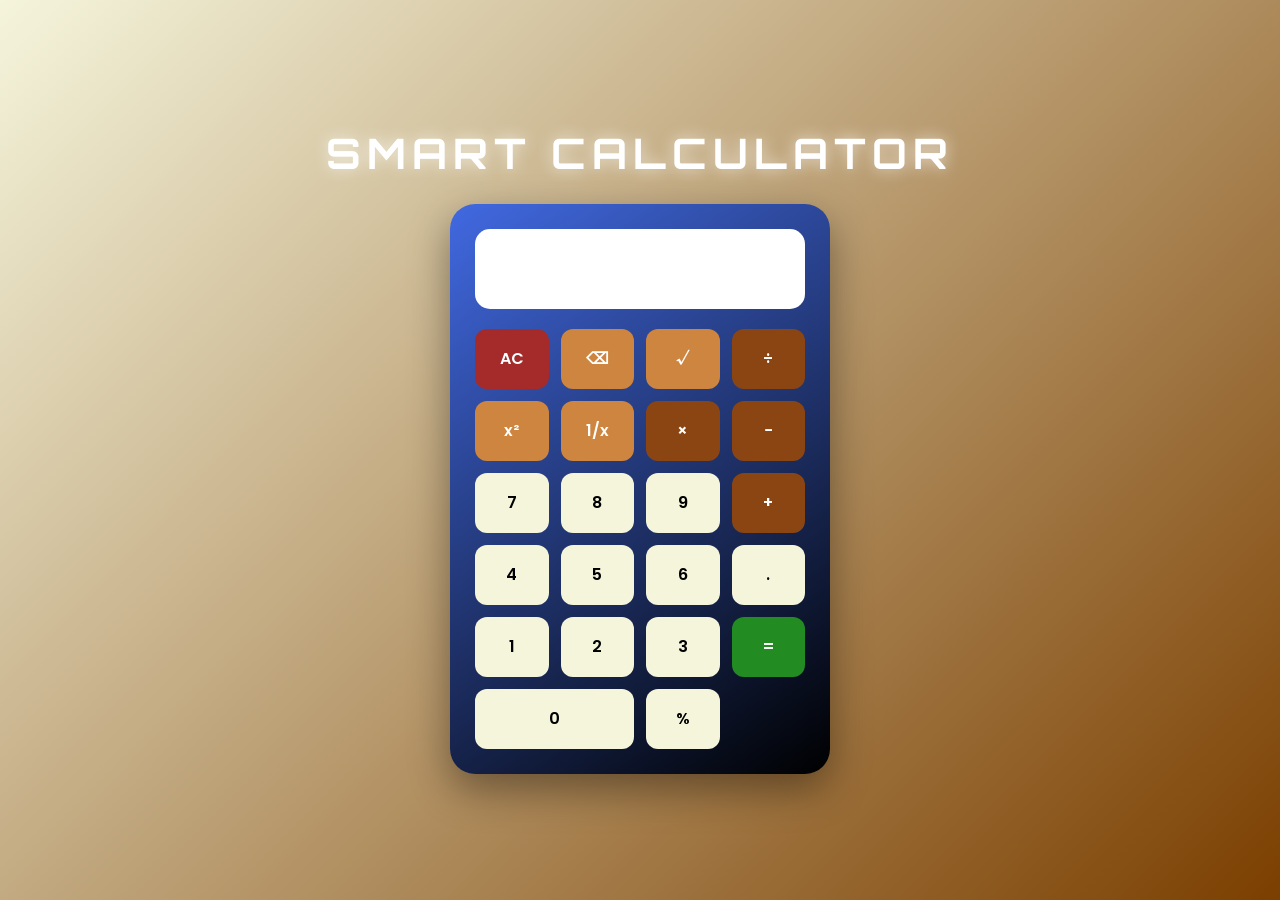
<file: index.html>
<!DOCTYPE html>
<html lang="en">
<head>
<meta charset="UTF-8">
<meta name="viewport" content="width=device-width, initial-scale=1.0">

<title>Smart Calculator</title>

<link href="https://fonts.googleapis.com/css2?family=Orbitron:wght@500;700&family=Poppins:wght@400;500;600&display=swap" rel="stylesheet">

<link rel="stylesheet" href="style.css">
</head>

<body>

<div class="container">

    <h1 class="heading">SMART CALCULATOR</h1>

    <div class="calculator">

        <input type="text" id="display" readonly>

        <div class="buttons">

            <button class="clear" onclick="clearDisplay()">AC</button>
            <button class="special" onclick="backspace()">⌫</button>
            <button class="special" onclick="squareRoot()">√</button>
            <button class="operator" onclick="appendOperator('/')">÷</button>

            <button class="special" onclick="square()">x²</button>
            <button class="special" onclick="reciprocal()">1/x</button>
            <button class="operator" onclick="appendOperator('*')">×</button>
            <button class="operator" onclick="appendOperator('-')">−</button>

            <button onclick="appendNumber('7')">7</button>
            <button onclick="appendNumber('8')">8</button>
            <button onclick="appendNumber('9')">9</button>
            <button class="operator" onclick="appendOperator('+')">+</button>

            <button onclick="appendNumber('4')">4</button>
            <button onclick="appendNumber('5')">5</button>
            <button onclick="appendNumber('6')">6</button>
            <button onclick="appendNumber('.')">.</button>

            <button onclick="appendNumber('1')">1</button>
            <button onclick="appendNumber('2')">2</button>
            <button onclick="appendNumber('3')">3</button>
            <button class="equal" onclick="calculate()">=</button>

            <button class="zero" onclick="appendNumber('0')">0</button>
            <button onclick="appendOperator('%')">%</button>

        </div>


    </div>

</div>

<script src="script.js"></script>

</body>
</html>
</file>
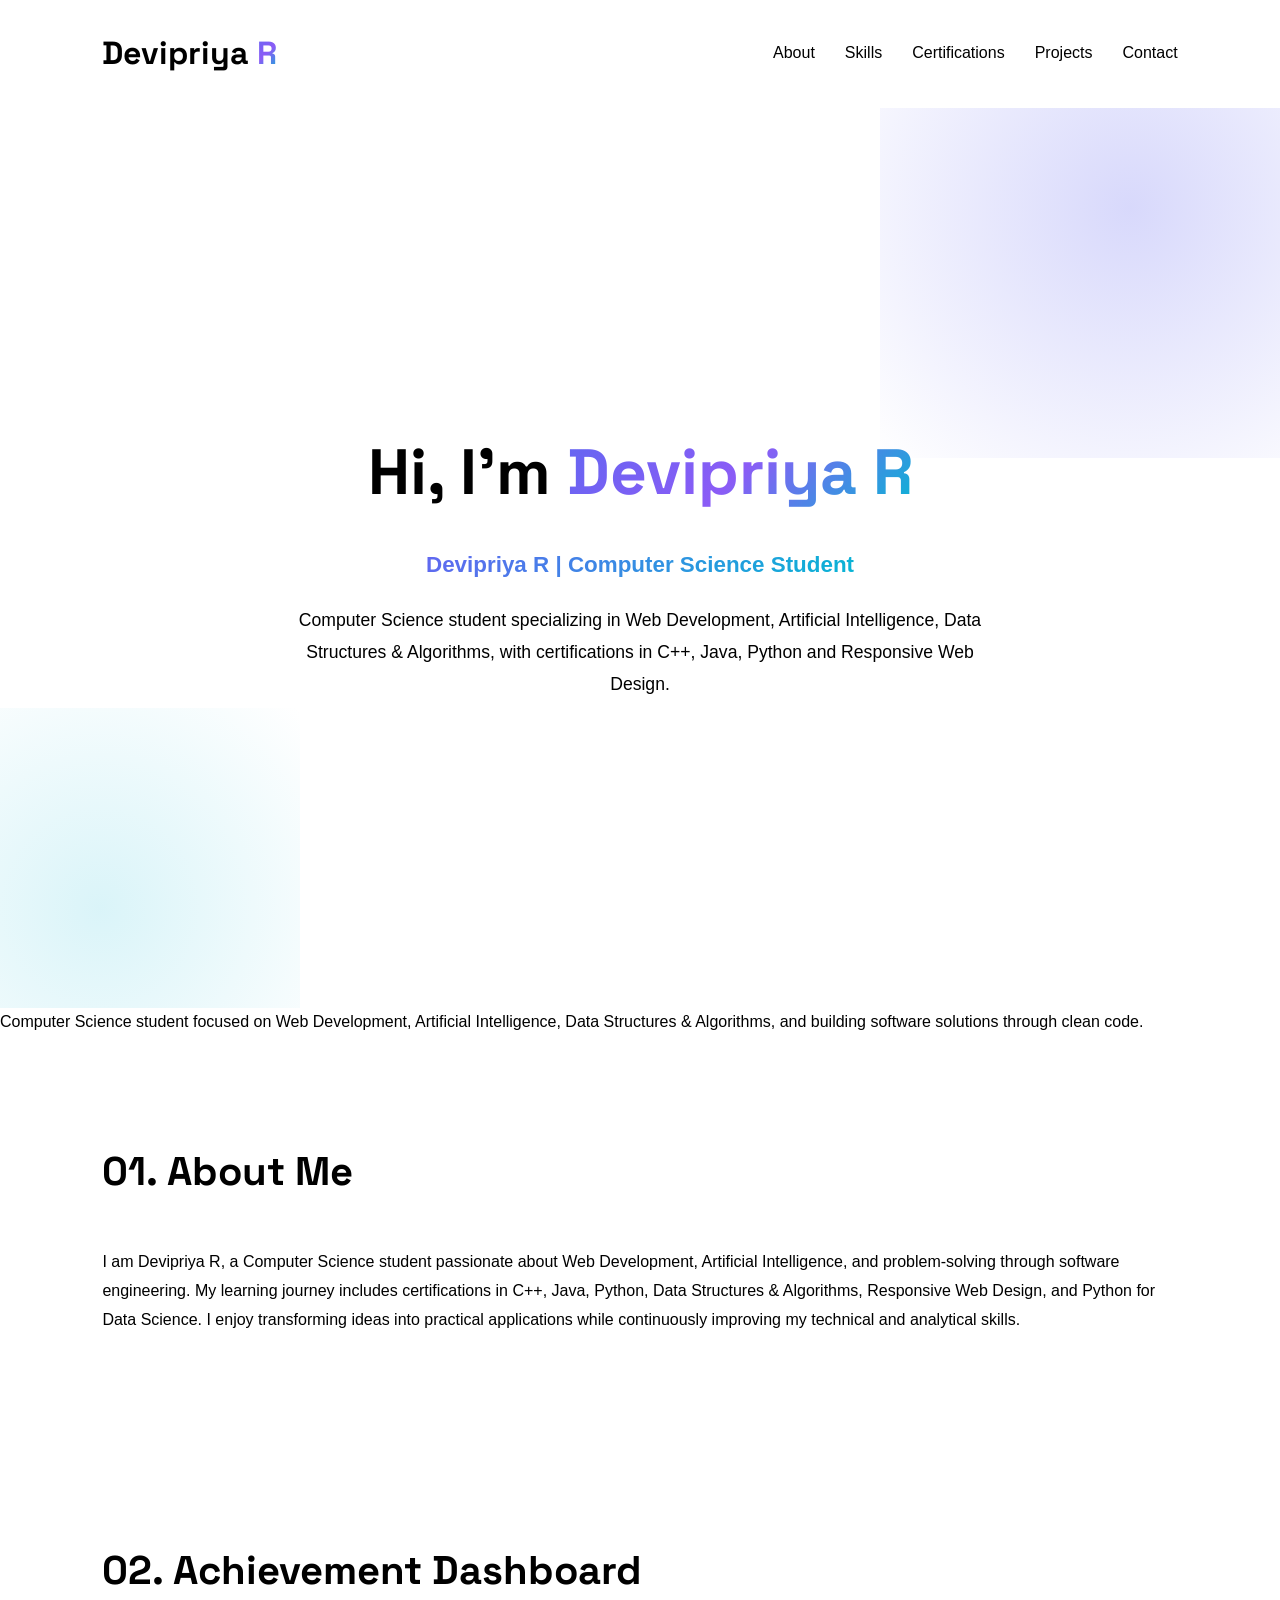
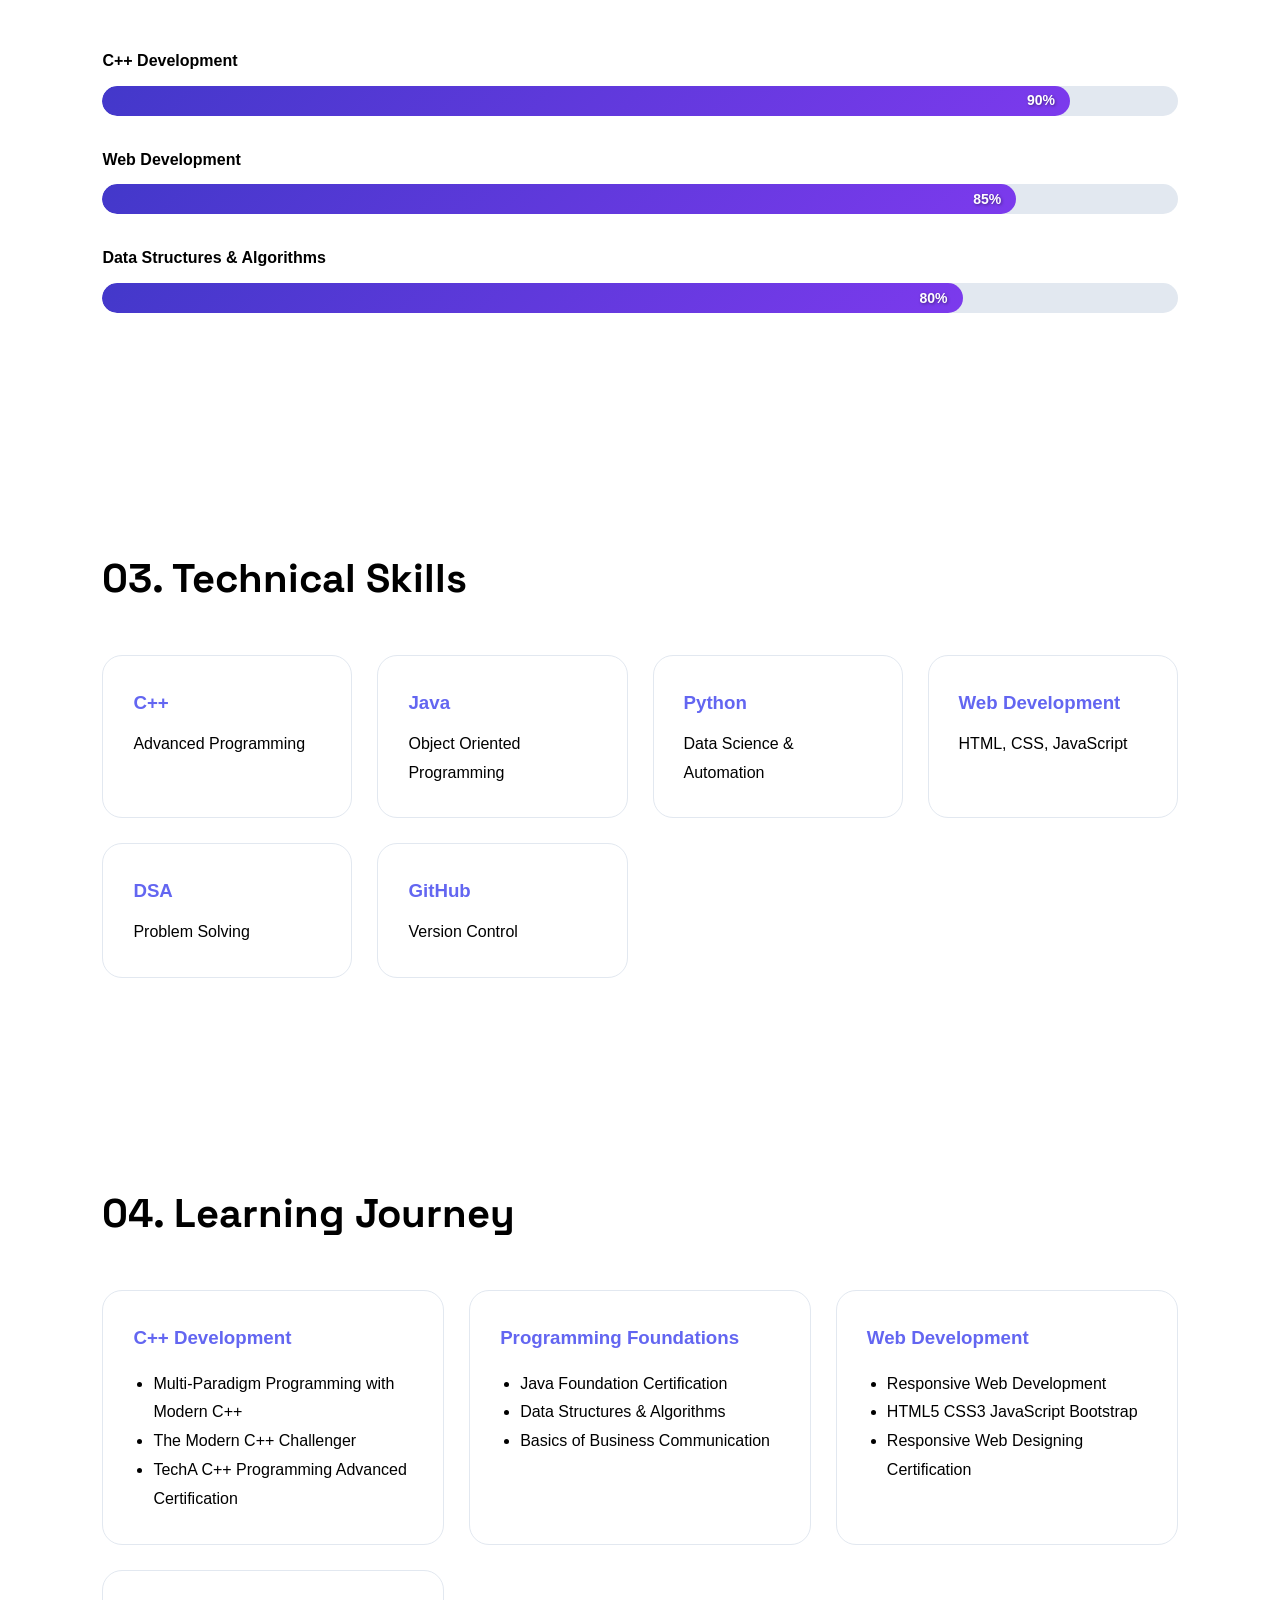
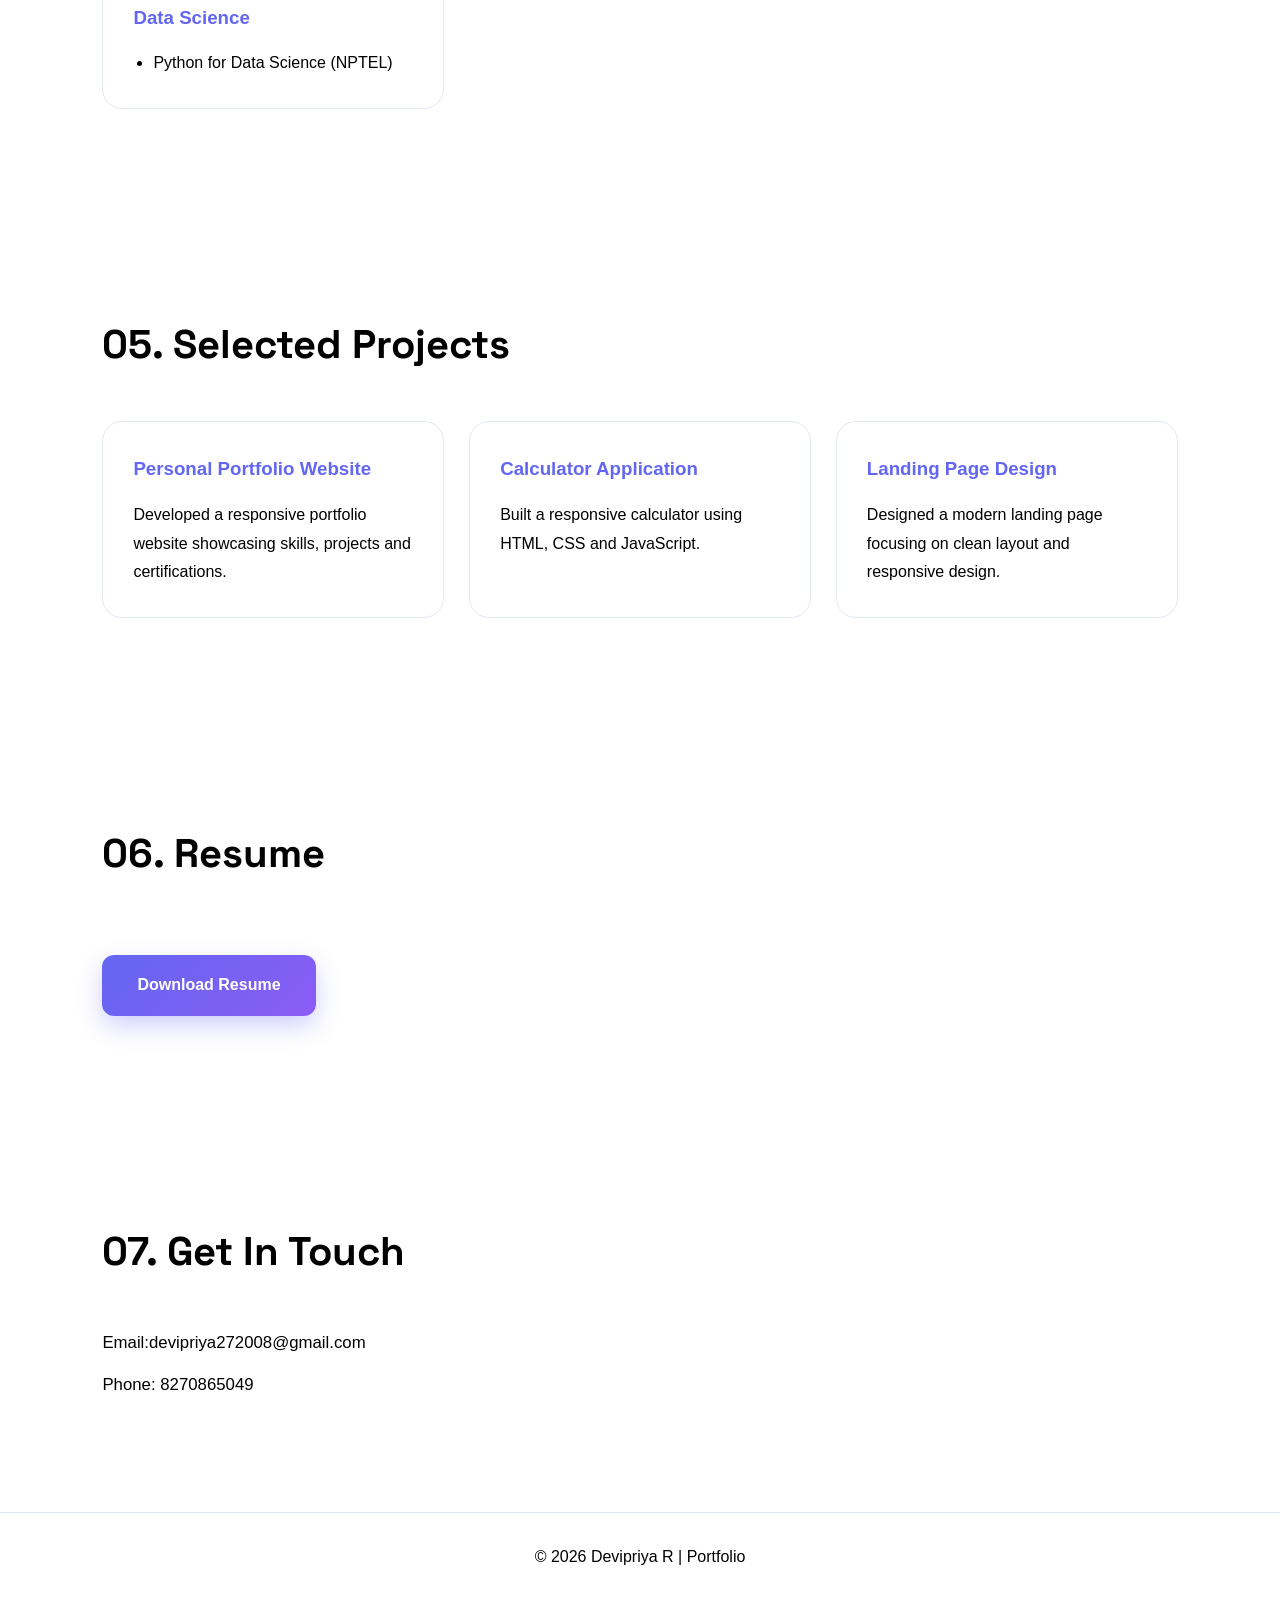
<file: Task1-Portfolio/index.html>
<!DOCTYPE html>
<html lang="en">
<head>
    <meta charset="UTF-8">
    <meta name="viewport" content="width=device-width, initial-scale=1.0">
    <title>Devipriya R | Portfolio</title>

    <link rel="stylesheet" href="style.css">

    <link href="https://fonts.googleapis.com/css2?family=Space+Grotesk:wght@400;500;700&family=JetBrains+Mono:wght@400;500&display=swap" rel="stylesheet">
</head>
<body>

<!-- NAVBAR -->

<nav class="navbar">

    <div class="logo">
    Devipriya <span>R</span>
</div>

    <ul>
        <li><a href="#about">About</a></li>
        <li><a href="#skills">Skills</a></li>
        <li><a href="#certifications">Certifications</a></li>
        <li><a href="#projects">Projects</a></li>
        <li><a href="#contact">Contact</a></li>
    </ul>

</nav>

<!-- HERO -->
<section class="hero">

    <h1>
    Hi, I'm
    <span style="background:linear-gradient(135deg,#6366f1,#8b5cf6,#06b6d4);
    -webkit-background-clip:text;
    -webkit-text-fill-color:transparent;">
    Devipriya R
    </span>
</h1>

    <h3 class="hero-role">
        Devipriya R | Computer Science Student
    </h3>

    <p>
        Computer Science student specializing in Web Development,
        Artificial Intelligence, Data Structures & Algorithms,
        with certifications in C++, Java, Python and Responsive Web Design.
    </p>

</section>



    <p>
        Computer Science student focused on Web Development,
        Artificial Intelligence, Data Structures & Algorithms,
        and building software solutions through clean code.
    </p>

</section>

<!-- ABOUT -->

<section id="about">

    <h2>01. About Me</h2>

    <p>
I am Devipriya R, a Computer Science student passionate
about Web Development, Artificial Intelligence, and
problem-solving through software engineering.

My learning journey includes certifications in C++,
Java, Python, Data Structures & Algorithms, Responsive
Web Design, and Python for Data Science.

I enjoy transforming ideas into practical applications
while continuously improving my technical and analytical skills.
</p>

</section>

<!-- ACHIEVEMENTS -->

<section id="achievements">

    <h2>02. Achievement Dashboard</h2>

    <div class="progress-card">
        <span>C++ Development</span>
        <div class="progress">
            <div class="fill" style="width:90%">90%</div>
        </div>
    </div>

    <div class="progress-card">
        <span>Web Development</span>
        <div class="progress">
            <div class="fill" style="width:85%">85%</div>
        </div>
    </div>

    <div class="progress-card">
        <span>Data Structures & Algorithms</span>
        <div class="progress">
            <div class="fill" style="width:80%">80%</div>
        </div>
    </div>

</section>

<!-- SKILLS -->

<section id="skills">

    <h2>03. Technical Skills</h2>

    <div class="tech-grid">

        <div class="tech-card">
            <h3>C++</h3>
            <p>Advanced Programming</p>
        </div>

        <div class="tech-card">
            <h3>Java</h3>
            <p>Object Oriented Programming</p>
        </div>

        <div class="tech-card">
            <h3>Python</h3>
            <p>Data Science & Automation</p>
        </div>

        <div class="tech-card">
            <h3>Web Development</h3>
            <p>HTML, CSS, JavaScript</p>
        </div>

        <div class="tech-card">
            <h3>DSA</h3>
            <p>Problem Solving</p>
        </div>

        <div class="tech-card">
            <h3>GitHub</h3>
            <p>Version Control</p>
        </div>

    </div>

</section>

<!-- CERTIFICATIONS -->

<section id="certifications">

    <h2>04. Learning Journey</h2>

    <div class="roadmap">

        <div class="roadmap-card">
            <h3>C++ Development</h3>
            <ul>
                <li>Multi-Paradigm Programming with Modern C++</li>
                <li>The Modern C++ Challenger</li>
                <li>TechA C++ Programming Advanced Certification</li>
            </ul>
        </div>

        <div class="roadmap-card">
            <h3>Programming Foundations</h3>
            <ul>
                <li>Java Foundation Certification</li>
                <li>Data Structures & Algorithms</li>
                <li>Basics of Business Communication</li>
            </ul>
        </div>

        <div class="roadmap-card">
            <h3>Web Development</h3>
            <ul>
                <li>Responsive Web Development</li>
                <li>HTML5 CSS3 JavaScript Bootstrap</li>
                <li>Responsive Web Designing Certification</li>
            </ul>
        </div>

        <div class="roadmap-card">
            <h3>Data Science</h3>
            <ul>
                <li>Python for Data Science (NPTEL)</li>
            </ul>
        </div>

    </div>

</section>

<!-- PROJECTS -->

<section id="projects">

    <h2>05. Selected Projects</h2>

    <div class="project-grid">

        <div class="project-card">
            <h3>Personal Portfolio Website</h3>
            <p>
                Developed a responsive portfolio website
                showcasing skills, projects and certifications.
            </p>
        </div>

        <div class="project-card">
            <h3>Calculator Application</h3>
            <p>
                Built a responsive calculator using HTML,
                CSS and JavaScript.
            </p>
        </div>

        <div class="project-card">
            <h3>Landing Page Design</h3>
            <p>
                Designed a modern landing page focusing
                on clean layout and responsive design.
            </p>
        </div>

    </div>

</section>

<section id="resume">

    <h2>06. Resume</h2>

    <a href="resume.pdf" download class="resume-btn">
       Download Resume
    </a>

</section>

<!-- CONTACT -->

<section id="contact">

    <h2>07. Get In Touch</h2>

    <p>Email:devipriya272008@gmail.com</p>

    <p>Phone: 8270865049</p>

</section>

<footer>

    <p>© 2026 Devipriya R | Portfolio</p>

</footer>

</body>
</html>
```
</file>
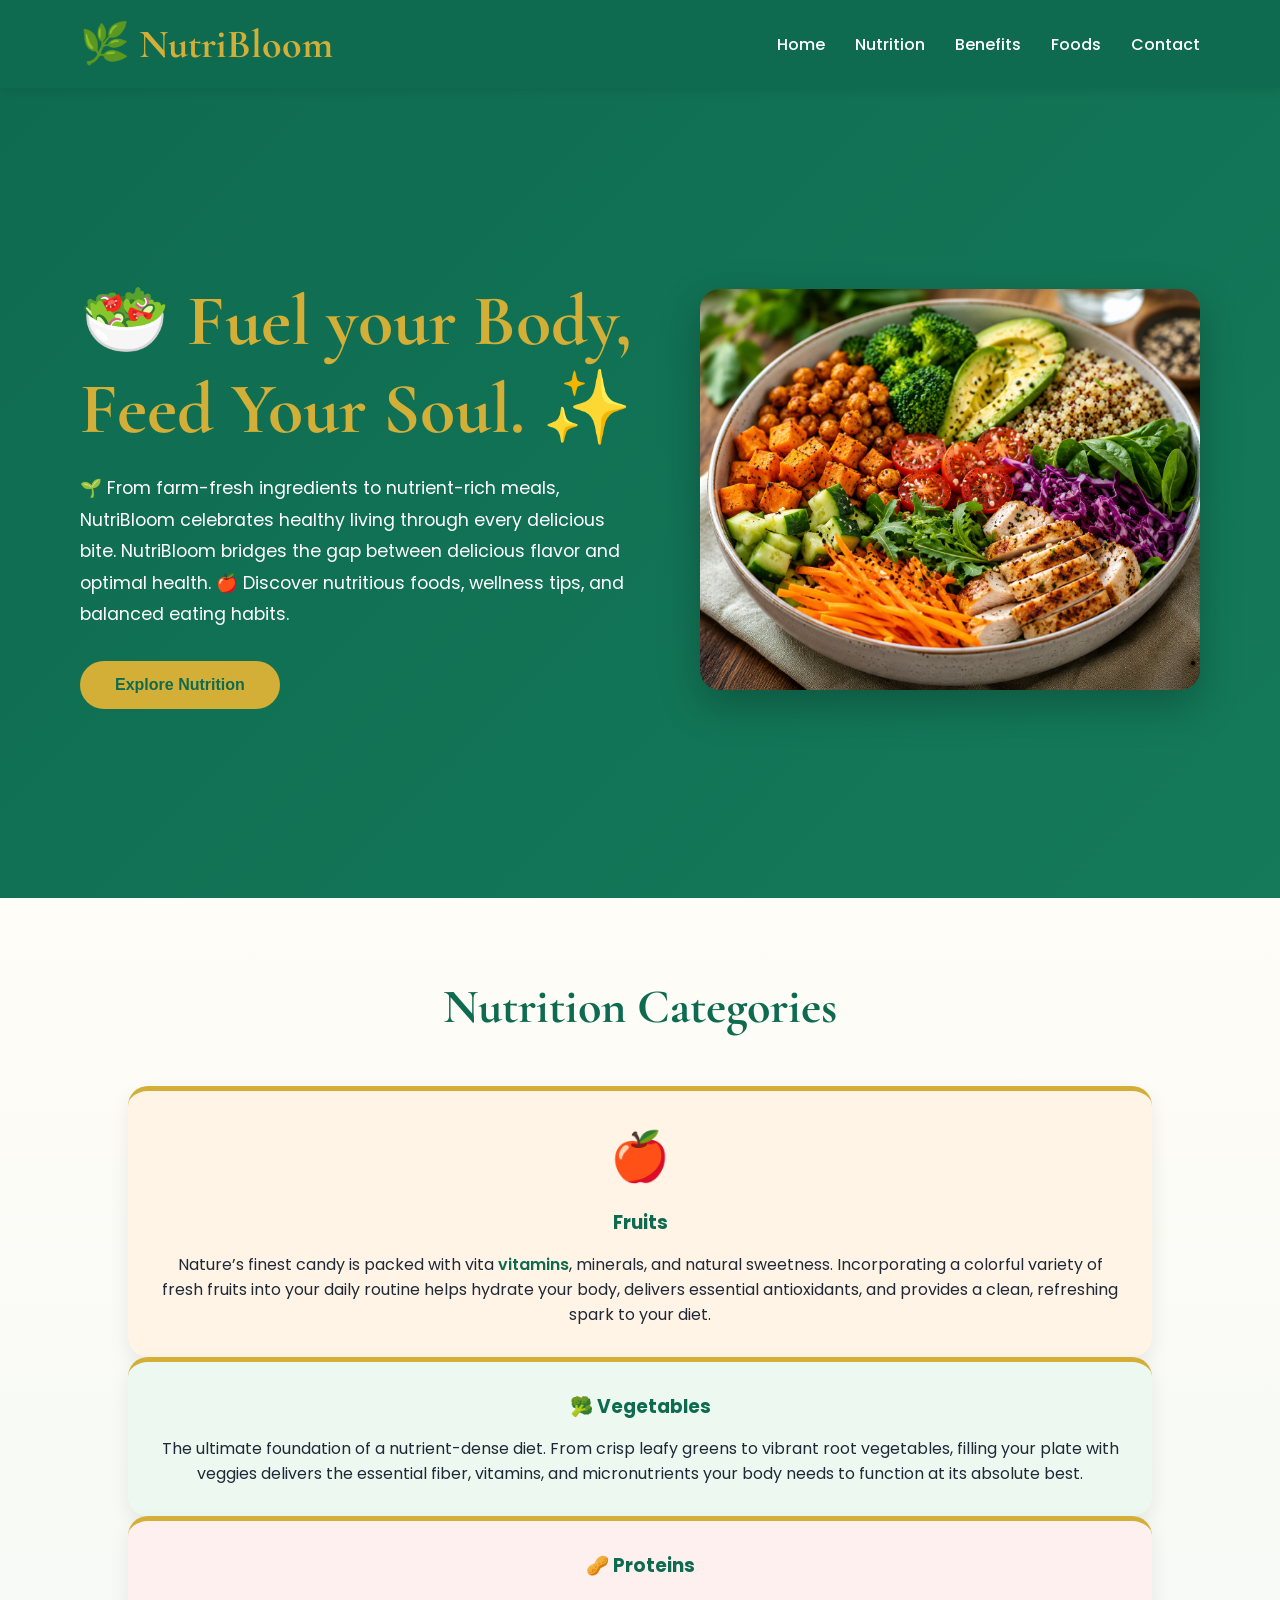
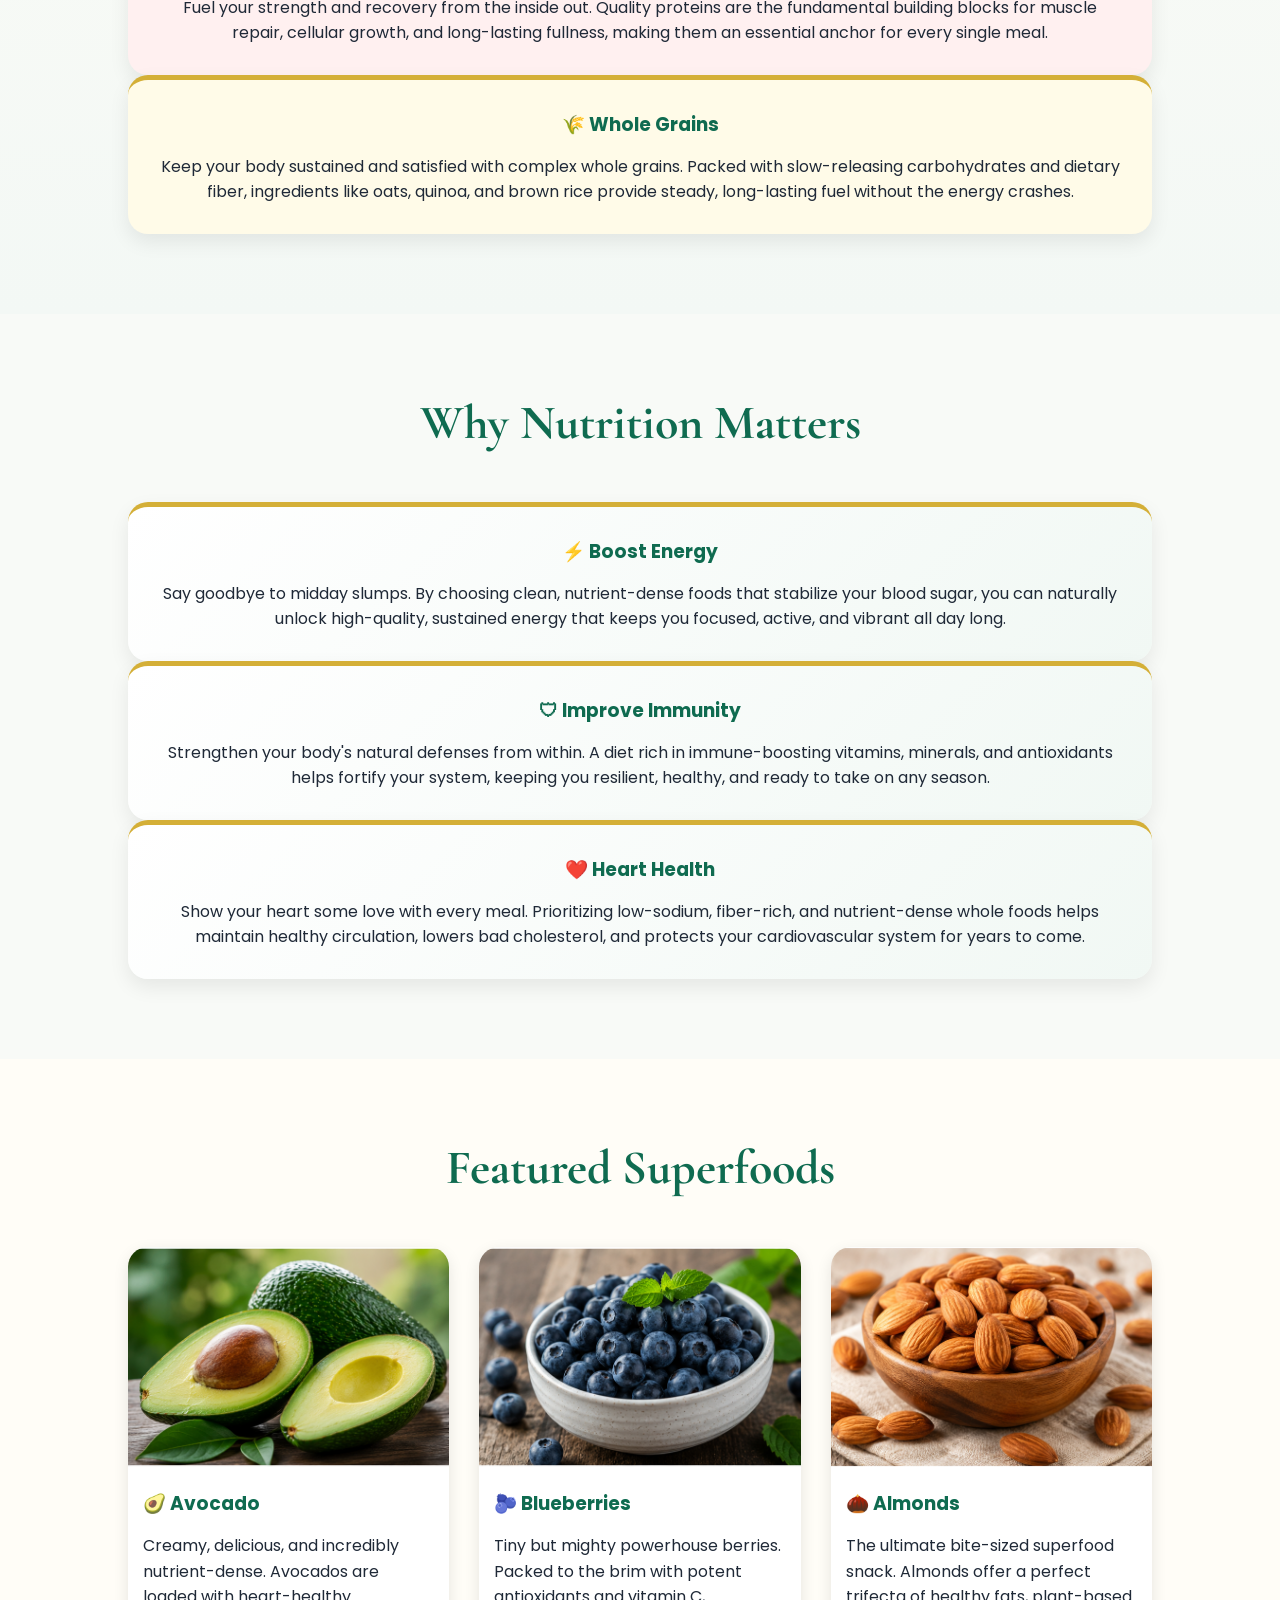
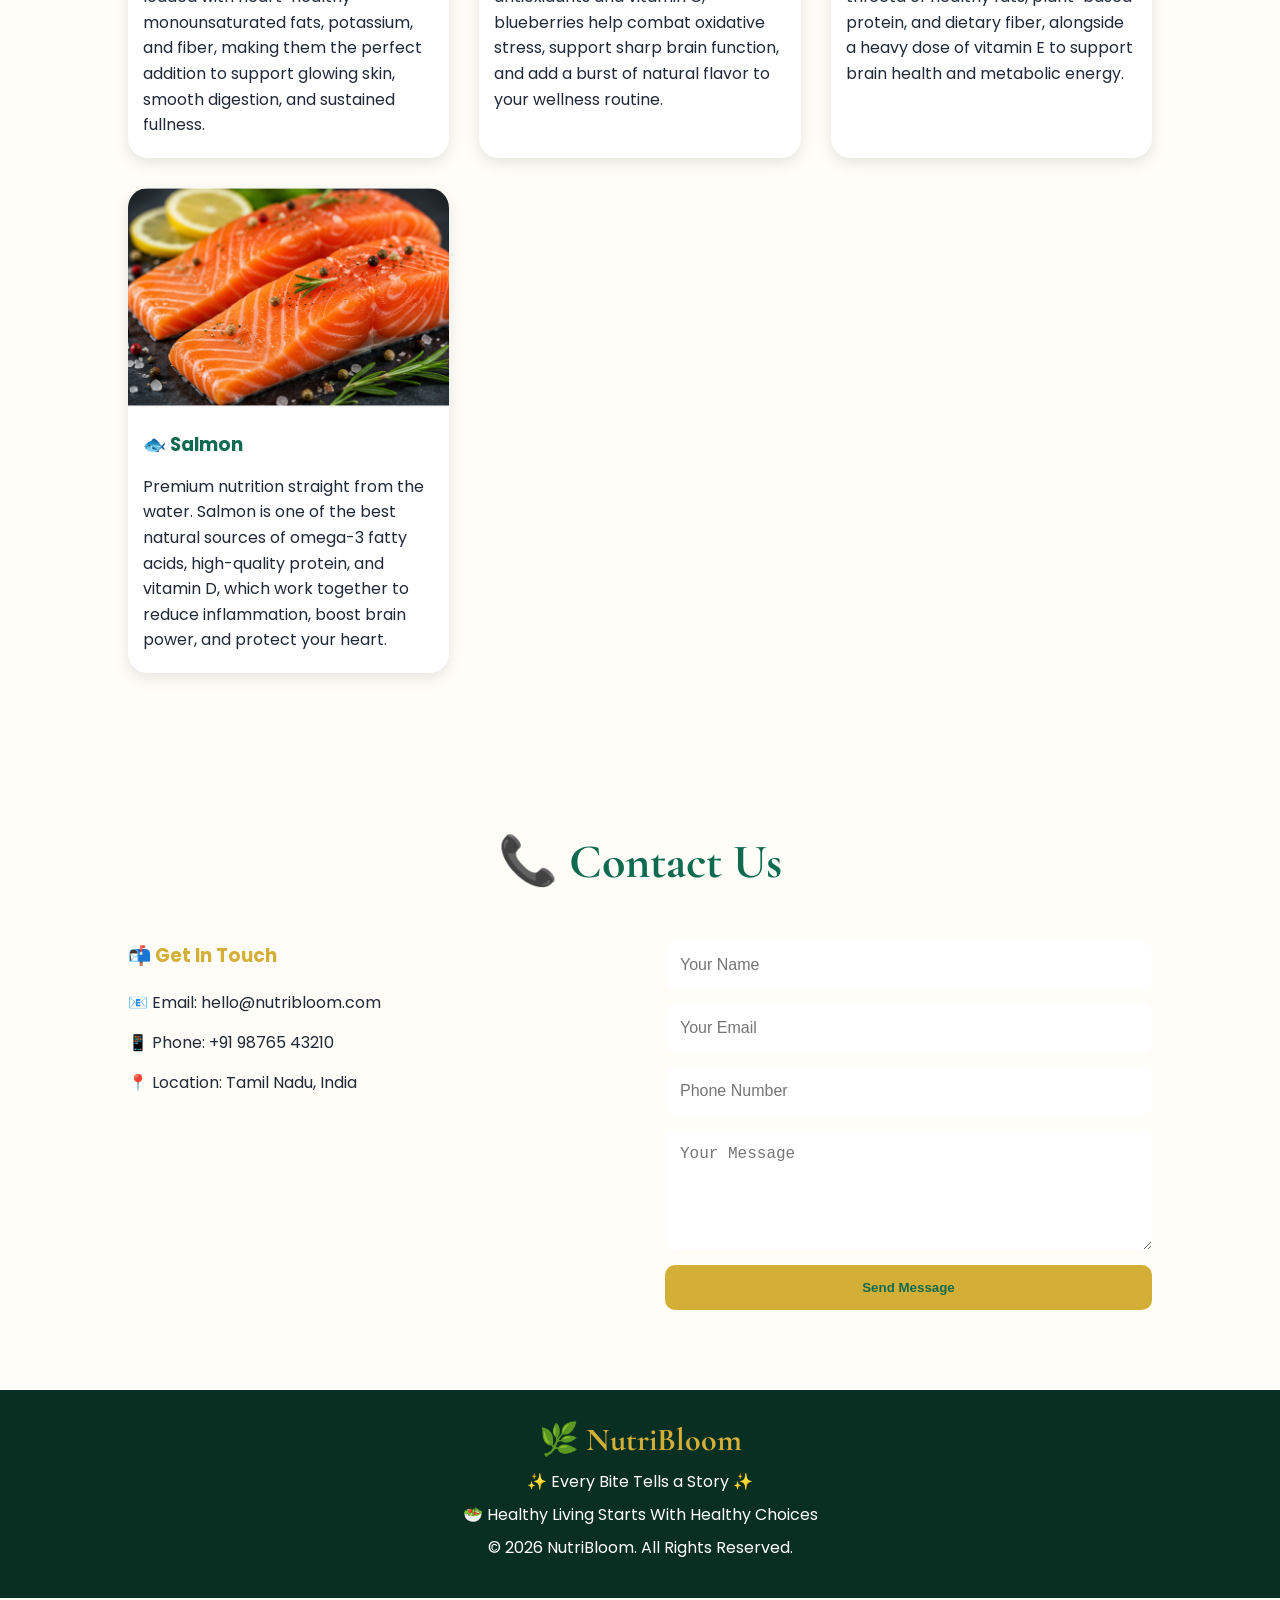
<file: Task2-NutriBloom/index.html>
<!DOCTYPE html>
<html lang="en">
<head>
    <meta charset="UTF-8">
    <meta name="viewport" content="width=device-width, initial-scale=1.0">

    <title>NutriBloom | Every Bite Tells a Story</title>

    <link rel="preconnect" href="https://fonts.googleapis.com">
    <link rel="preconnect" href="https://fonts.gstatic.com" crossorigin>

    <link href="https://fonts.googleapis.com/css2?family=Cormorant+Garamond:wght@500;600;700&family=Poppins:wght@300;400;500;600&display=swap" rel="stylesheet">

    <link rel="stylesheet" href="style.css">
</head>
<body>

    <!-- HEADER -->

    <header>
        <nav>
            <h1 class="logo">🌿 NutriBloom</h1>

            <ul>
                <li><a href="#home">Home</a></li>
                <li><a href="#nutrition">Nutrition</a></li>
                <li><a href="#benefits">Benefits</a></li>
                <li><a href="#foods">Foods</a></li>
                <li><a href="#contact">Contact</a></li>
            </ul>
        </nav>
    </header>

    <!-- HERO SECTION -->

    <section class="hero" id="home">

        <div class="hero-text">

           <h2>🥗 Fuel your Body, Feed Your Soul. ✨</h2>

           <p>
    🌱 From farm-fresh ingredients to nutrient-rich meals,
    NutriBloom celebrates healthy living through every
    delicious bite. NutriBloom bridges the gap between delicious flavor and optimal health. 🍎 Discover nutritious foods,
    wellness tips, and balanced eating habits.
</p>

            <button>Explore Nutrition</button>

        </div>

        <div class="hero-image">
            <img src="images/hero.jpg.png" alt="Healthy Food">
        </div>

    </section>

    <!-- NUTRITION SECTION -->

    <section class="nutrition" id="nutrition">

        <h2 class="section-title">Nutrition Categories</h2>

        <div class="cards">

            <div class="card fruit">
                 <div class="icon">🍎</div>
                <h3> Fruits</h3>
                <p>
                    Nature’s finest candy is packed with vita<strong> vitamins</strong>, minerals, and natural sweetness. Incorporating a colorful variety of fresh fruits into your daily routine helps hydrate your body, delivers essential antioxidants, and provides a clean, refreshing spark to your diet.
                </p>
            </div>

            <div class="card vegetable">
                <h3>🥦 Vegetables</h3>
                <p>
                    The ultimate foundation of a nutrient-dense diet. From crisp leafy greens to vibrant root vegetables, filling your plate with veggies delivers the essential fiber, vitamins, and micronutrients your body needs to function at its absolute best.
                </p>
            </div>

            <div class="card protein">
                <h3>🥜 Proteins</h3>
                <p>
                    Fuel your strength and recovery from the inside out. Quality proteins are the fundamental building blocks for muscle repair, cellular growth, and long-lasting fullness, making them an essential anchor for every single meal.
                </p>
            </div>

            <div class="card grain">
                <h3>🌾 Whole Grains</h3>
                <p>
                    Keep your body sustained and satisfied with complex whole grains. Packed with slow-releasing carbohydrates and dietary fiber, ingredients like oats, quinoa, and brown rice provide steady, long-lasting fuel without the energy crashes.
                </p>
            </div>

        </div>

    </section>

    <!-- BENEFITS SECTION -->

    <section class="benefits" id="benefits">

        <h2 class="section-title">Why Nutrition Matters</h2>

        <div class="cards">

            <div class="card">
                <h3>⚡ Boost Energy</h3>
                <p>
                    Say goodbye to midday slumps. By choosing clean, nutrient-dense foods that stabilize your blood sugar, you can naturally unlock high-quality, sustained energy that keeps you focused, active, and vibrant all day long.
                </p>
            </div>

            <div class="card">
                <h3>🛡 Improve Immunity</h3>
                <p>
                    Strengthen your body's natural defenses from within. A diet rich in immune-boosting vitamins, minerals, and antioxidants helps fortify your system, keeping you resilient, healthy, and ready to take on any season.
                </p>
            </div>

            <div class="card">
                <h3>❤️ Heart Health</h3>
                <p>
                    Show your heart some love with every meal. Prioritizing low-sodium, fiber-rich, and nutrient-dense whole foods helps maintain healthy circulation, lowers bad cholesterol, and protects your cardiovascular system for years to come.
                </p>
            </div>

        </div>

    </section>

    <!-- FEATURED FOODS -->

    <section class="foods" id="foods">

        <h2 class="section-title">Featured Superfoods</h2>

        <div class="food-grid">

            <div class="food-card">
                <img src="images/avocado.jpg.png" alt="Avocado">
                <h3>🥑 Avocado</h3>
                <p>
                    Creamy, delicious, and incredibly nutrient-dense. Avocados are loaded with heart-healthy monounsaturated fats, potassium, and fiber, making them the perfect addition to support glowing skin, smooth digestion, and sustained fullness.
                </p>
            </div>

            <div class="food-card">
                <img src="images/blueberries.jpg.png" alt="Blueberries">
                <h3>🫐 Blueberries</h3>
                <p>
                    Tiny but mighty powerhouse berries. Packed to the brim with potent antioxidants and vitamin C, blueberries help combat oxidative stress, support sharp brain function, and add a burst of natural flavor to your wellness routine.
                </p>
            </div>

            <div class="food-card">
                <img src="images/almonds.jpg.png" alt="Almonds">
                <h3>🌰 Almonds</h3>
                <p>
                    The ultimate bite-sized superfood snack. Almonds offer a perfect trifecta of healthy fats, plant-based protein, and dietary fiber, alongside a heavy dose of vitamin E to support brain health and metabolic energy.
                </p>
            </div>

            <div class="food-card">
                <img src="images/salmon.jpg.png" alt="Salmon">
                <h3>🐟 Salmon</h3>
                <p>
                Premium nutrition straight from the water. Salmon is one of the best natural sources of omega-3 fatty acids, high-quality protein, and vitamin D, which work together to reduce inflammation, boost brain power, and protect your heart.
                </p>
            </div>

        </div>

    </section>

    <!-- CONTACT SECTION -->
     <section>

   <h2 class="section-title">📞 Contact Us</h2>

        <div class="contact-container">

            <div class="contact-info">

                <h3>📬 Get In Touch</h3>

<p>📧 Email: hello@nutribloom.com</p>
<p>📱 Phone: +91 98765 43210</p>
<p>📍 Location: Tamil Nadu, India</p>

            </div>

            <form>

                <input type="text" placeholder="Your Name">

                <input type="email" placeholder="Your Email">

                <input type="tel" placeholder="Phone Number">

                <textarea rows="5" placeholder="Your Message"></textarea>

                <button type="submit">Send Message</button>

            </form>

        </div>

    </section>

    <!-- FOOTER -->

  <footer>

    <h3>🌿 NutriBloom</h3>

    <p>✨ Every Bite Tells a Story ✨</p>

    <p>🥗 Healthy Living Starts With Healthy Choices</p>

    <p>© 2026 NutriBloom. All Rights Reserved.</p>

</footer>

</body>
</html>
```
</file>
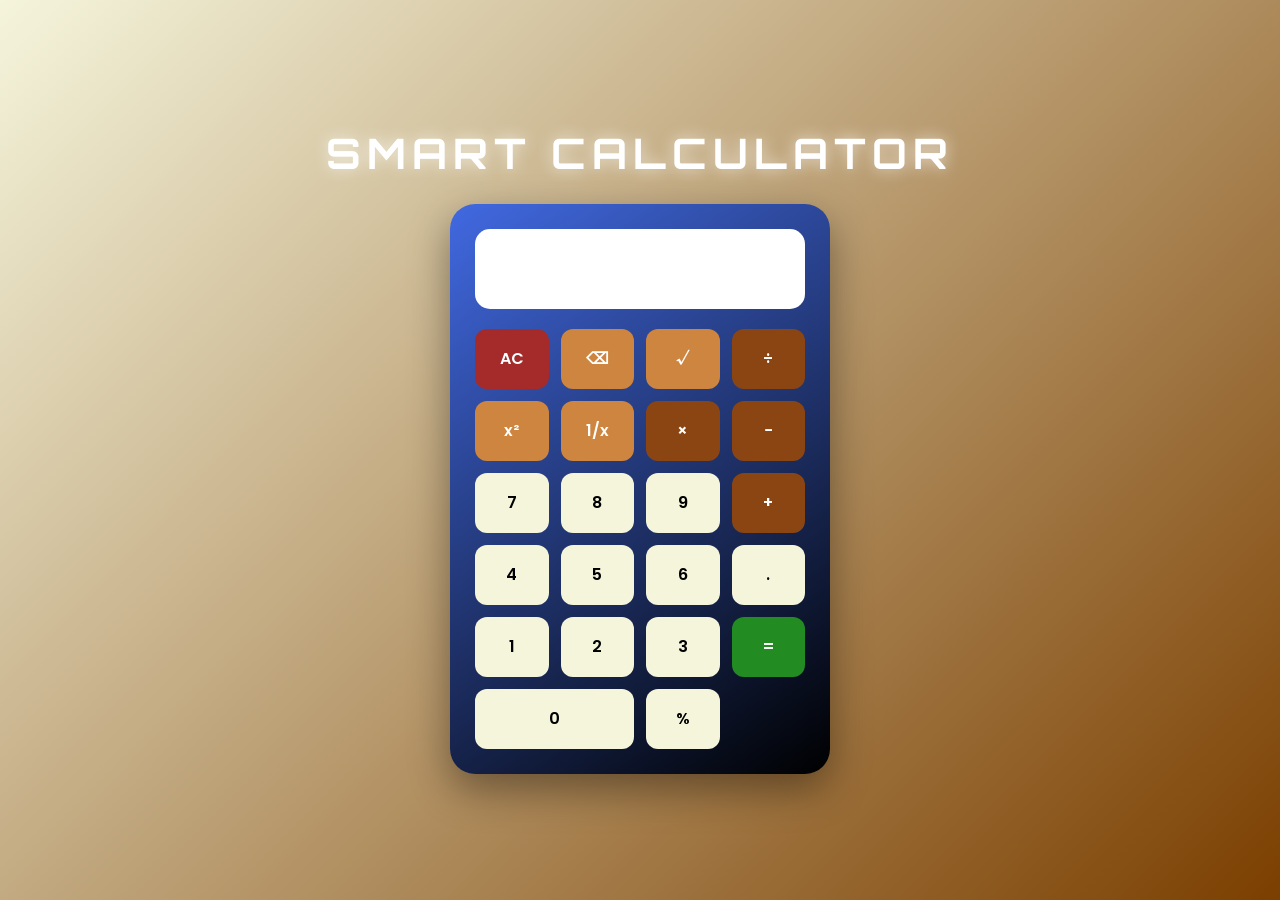
<file: Task3-Calculator/index.html>
<!DOCTYPE html>
<html lang="en">
<head>
<meta charset="UTF-8">
<meta name="viewport" content="width=device-width, initial-scale=1.0">

<title>Smart Calculator</title>

<link href="https://fonts.googleapis.com/css2?family=Orbitron:wght@500;700&family=Poppins:wght@400;500;600&display=swap" rel="stylesheet">

<link rel="stylesheet" href="style.css">
</head>

<body>

<div class="container">

    <h1 class="heading">SMART CALCULATOR</h1>

    <div class="calculator">

        <input type="text" id="display" readonly>

        <div class="buttons">

            <button class="clear" onclick="clearDisplay()">AC</button>
            <button class="special" onclick="backspace()">⌫</button>
            <button class="special" onclick="squareRoot()">√</button>
            <button class="operator" onclick="appendOperator('/')">÷</button>

            <button class="special" onclick="square()">x²</button>
            <button class="special" onclick="reciprocal()">1/x</button>
            <button class="operator" onclick="appendOperator('*')">×</button>
            <button class="operator" onclick="appendOperator('-')">−</button>

            <button onclick="appendNumber('7')">7</button>
            <button onclick="appendNumber('8')">8</button>
            <button onclick="appendNumber('9')">9</button>
            <button class="operator" onclick="appendOperator('+')">+</button>

            <button onclick="appendNumber('4')">4</button>
            <button onclick="appendNumber('5')">5</button>
            <button onclick="appendNumber('6')">6</button>
            <button onclick="appendNumber('.')">.</button>

            <button onclick="appendNumber('1')">1</button>
            <button onclick="appendNumber('2')">2</button>
            <button onclick="appendNumber('3')">3</button>
            <button class="equal" onclick="calculate()">=</button>

            <button class="zero" onclick="appendNumber('0')">0</button>
            <button onclick="appendOperator('%')">%</button>

        </div>


    </div>

</div>

<script src="script.js"></script>

</body>
</html>
</file>
<file: style.css>
*{
    margin:0;
    padding:0;
    box-sizing:border-box;
}

body{

    margin:0;

    min-height:100vh;

    display:flex;

    justify-content:center;

    align-items:center;

    background:
    linear-gradient(
        135deg,
        #F5F5DC,
        #7B3F00
    );
}

.container{

    width:100%;

    display:flex;

    flex-direction:column;

    align-items:center;

    justify-content:center;

    text-align:center;
}

.heading{
    font-family:'Orbitron',sans-serif;

    font-size:42px;

    color:white;

    letter-spacing:6px;

    margin-bottom:25px;

    text-shadow:
    0 0 15px rgba(255,255,255,0.7);
}

.calculator{

    width:380px;

    margin:0 auto;

    background:
    linear-gradient(
        145deg,
        #4169E1,
        #000000
    );

    padding:25px;

    border-radius:25px;

    box-shadow:
    0 15px 40px rgba(0,0,0,0.4);
}

#display{

    width:100%;

    height:80px;

    border:none;

    outline:none;

    border-radius:15px;

    background:white;

    color:black;

    font-size:2rem;

    text-align:right;

    padding:15px;

    margin-bottom:20px;

    font-family:'Poppins',sans-serif;
}

.buttons{

    display:grid;

    grid-template-columns:
    repeat(4,1fr);

    gap:12px;
}

button{

    height:60px;

    border:none;

    border-radius:12px;

    font-size:1rem;

    font-family:'Poppins',sans-serif;

    font-weight:600;

    cursor:pointer;

    background:#F5F5DC;

    transition:0.2s;
}

button:hover{

    transform:translateY(-3px);

    box-shadow:
    0 5px 15px rgba(255,255,255,0.3);
}

button:active{

    transform:scale(0.95);
}

.clear{
    background:#A52A2A;
    color:white;
}

.operator{
    background:#8B4513;
    color:white;
}

.special{
    background:#CD853F;
    color:white;
}

.equal{
    background:#228B22;
    color:white;
}

.zero{
    grid-column:span 2;
}

.creator{
    margin-top:15px;

    color:white;

    font-size:12px;

    font-family:'Poppins',sans-serif;
}
</file>
<file: Task1-Portfolio/style.css>
```css
@import url('https://fonts.googleapis.com/css2?family=Space+Grotesk:wght@400;500;700&family=Inter:wght@300;400;500;600&display=swap');

:root{
    --bg:#f8fafc;
    --text:#475569;
    --heading:#0f172a;

    --primary:#6366f1;
    --secondary:#8b5cf6;
    --accent:#06b6d4;

    --white:#ffffff;
    --border:#e2e8f0;

    --gradient:linear-gradient(
        135deg,
        #6366f1,
        #8b5cf6,
        #06b6d4
    );
}

*{
    margin:0;
    padding:0;
    box-sizing:border-box;
    scroll-behavior:smooth;
}

body{
    font-family:'Inter',sans-serif;
    background:var(--bg);
    color:var(--text);
    line-height:1.8;
}

/* NAVBAR */

.navbar{
    display:flex;
    justify-content:space-between;
    align-items:center;

    padding:25px 8%;

    background:rgba(255,255,255,.8);
    backdrop-filter:blur(12px);

    position:sticky;
    top:0;
    z-index:1000;
}

.logo{
    font-family:'Space Grotesk',sans-serif;
    font-size:2rem;
    font-weight:700;
}

.logo span{
    background:linear-gradient(
        135deg,
        #6366f1,
        #8b5cf6,
        #06b6d4
    );

    -webkit-background-clip:text;
    -webkit-text-fill-color:transparent;
}

.navbar ul{
    display:flex;
    list-style:none;
    gap:30px;
}

.navbar a{
    text-decoration:none;
    color:var(--heading);
    font-weight:500;
}

.navbar a:hover{
    color:var(--primary);
}

/* HERO */

.hero{
    min-height:100vh;

    display:flex;
    flex-direction:column;
    justify-content:center;
    align-items:center;

    text-align:center;

    padding:40px;
    position:relative;
    overflow:hidden;
}

.hero::before{
    content:"";

    position:absolute;

    width:500px;
    height:500px;

    background:radial-gradient(
        circle,
        rgba(99,102,241,.25),
        transparent
    );

    top:-150px;
    right:-100px;
}

.hero::after{
    content:"";

    position:absolute;

    width:400px;
    height:400px;

    background:radial-gradient(
        circle,
        rgba(6,182,212,.15),
        transparent
    );

    bottom:-100px;
    left:-100px;
}

.hero h1{
    font-family:'Space Grotesk',sans-serif;
    font-size:4rem;
    color:var(--heading);

    max-width:900px;
}

.hero p{
    max-width:700px;
    margin-top:20px;
    font-size:1.1rem;
}

.hero-buttons{
    margin-top:35px;

    display:flex;
    gap:15px;
}

.btn-primary{
    padding:14px 28px;

    background:var(--gradient);
    color:white;

    text-decoration:none;
    border-radius:10px;

    font-weight:600;

    transition:.3s;
}

.btn-primary:hover{
    transform:translateY(-4px);
}

.btn-secondary{
    padding:14px 28px;

    border:2px solid #cbd5e1;

    text-decoration:none;

    color:var(--heading);

    border-radius:10px;

    background:white;
}

/* SECTION */

section{
    padding:100px 8%;
}

section h2{
    font-family:'Space Grotesk',sans-serif;

    font-size:2.5rem;
    color:var(--heading);

    margin-bottom:40px;

    position:relative;
}

section h2::after{
    content:"";

    width:90px;
    height:5px;

    background:var(--gradient);

    position:absolute;
    left:0;
    bottom:-10px;

    border-radius:10px;
}

/* ACHIEVEMENT BARS */

.progress-card{
    margin-bottom:30px;
}

.progress-card span{
    display:block;
    margin-bottom:10px;
    font-weight:600;
}

.progress{
    height:30px;

    background:#e2e8f0;

    border-radius:50px;

    overflow:hidden;
}
.fill{
    height:100%;

    background:linear-gradient(
        135deg,
        #4338ca,
        #7c3aed
    );

    color:#ffffff;

    font-size:14px;
    font-weight:700;

    display:flex;
    align-items:center;
    justify-content:flex-end;

    padding-right:15px;

    text-shadow:
        1px 1px 3px rgba(0,0,0,.4);

    border-radius:50px;
}

/* TECH GRID */

.tech-grid{
    display:grid;

    grid-template-columns:
    repeat(auto-fit,minmax(220px,1fr));

    gap:25px;
}

.tech-card{
    background:white;

    border:1px solid #e2e8f0;

    border-radius:20px;

    padding:30px;

    transition:.4s;
}

.tech-card:hover{
    transform:translateY(-10px);

    border-color:#6366f1;

    box-shadow:
    0 15px 30px rgba(99,102,241,.15);
}

.tech-card h3{
    color:#6366f1;
    margin-bottom:10px;
}

/* CERTIFICATIONS */

.roadmap{
    display:grid;

    grid-template-columns:
    repeat(auto-fit,minmax(280px,1fr));

    gap:25px;
}

.roadmap-card{
    background:white;

    border-radius:20px;

    padding:30px;

    border:1px solid #e2e8f0;

    transition:.3s;
}

.roadmap-card:hover{
    transform:translateY(-8px);
}

.roadmap-card h3{
    color:#6366f1;
    margin-bottom:15px;
}

.roadmap-card ul{
    padding-left:20px;
}

/* PROJECTS */

.project-grid{
    display:grid;

    grid-template-columns:
    repeat(auto-fit,minmax(280px,1fr));

    gap:25px;
}

.project-card{
    background:white;

    border-radius:20px;

    padding:30px;

    border:1px solid #e2e8f0;

    transition:.4s;
}

.project-card:hover{
    transform:translateY(-10px);

    box-shadow:
    0 15px 30px rgba(99,102,241,.15);
}

.project-card h3{
    color:#6366f1;
    margin-bottom:15px;
}

/* RESUME */

.resume-btn{
    display:inline-block;

    margin-top:25px;

    padding:16px 35px;

    background:linear-gradient(
        135deg,
        #8B5CF6,
        #000000
    );

    color:white;

    text-decoration:none;

    font-weight:700;

    border-radius:12px;

    transition:0.3s;

    box-shadow:0 10px 25px rgba(139,92,246,0.35);
}

.resume-btn:hover{
    transform:translateY(-4px);

    box-shadow:0 15px 30px rgba(139,92,246,0.45);
}

/* CONTACT */

#contact p{
    margin-bottom:12px;
    font-size:1.05rem;
}

/* FOOTER */

footer{
    text-align:center;

    padding:30px;

    border-top:1px solid #e2e8f0;

    background:white;
}

/* MOBILE */

@media(max-width:768px){

    .navbar{
        flex-direction:column;
        gap:15px;
    }

    .navbar ul{
        flex-wrap:wrap;
        justify-content:center;
    }

    .hero h1{
        font-size:2.8rem;
    }

    .hero-buttons{
        flex-direction:column;
    }
}
```
#about p{
    max-width:850px;

    font-size:1.15rem;

    line-height:2;

    color:#334155;

    font-weight:500;
}
.resume-btn{
    display:inline-block;

    margin-top:25px;

    padding:16px 35px;

    background:linear-gradient(
        135deg,
        #6366f1,
        #8b5cf6
    );

    color:white;

    text-decoration:none;

    font-weight:700;

    border-radius:12px;

    box-shadow:
        0 10px 25px rgba(99,102,241,.3);

    transition:.3s;
}

.resume-btn:hover{
    transform:translateY(-4px);
}
.hero-role{
    margin-top:15px;

    font-size:1.4rem;

    font-weight:600;

    background:linear-gradient(
        135deg,
        #6366f1,
        #06b6d4
    );

    -webkit-background-clip:text;
    -webkit-text-fill-color:transparent;
}

.hero-buttons{
    margin-top:30px;

    display:flex;
    justify-content:center;

    gap:15px;

    flex-wrap:wrap;
}
</file>
<file: Task2-NutriBloom/style.css>
/* GOOGLE FONTS ARE LINKED IN HTML */

*{
    margin:0;
    padding:0;
    box-sizing:border-box;
    scroll-behavior:smooth;
}

body{
    font-family:'Poppins', sans-serif;
    background:#FFFDF7;
    color:#1F2937;
}

/* HEADER */

nav{
    display:flex;
    justify-content:space-between;
    align-items:center;
    padding:20px 80px;
    background:#0F6B50;
    position:sticky;
    top:0;
    z-index:100;
    box-shadow:0 2px 10px rgba(0,0,0,0.1);
}

.logo{
    font-family:'Cormorant Garamond', serif;
    color:#D4AF37;
    font-size:2.5rem;
    font-weight:700;
}

nav ul{
    display:flex;
    list-style:none;
    gap:30px;
}

nav a{
    text-decoration:none;
    color:white;
    font-weight:500;
    transition:0.3s;
}

nav a:hover{
    color:#D4AF37;
}

/* HERO SECTION */

.hero{
    display:flex;
    justify-content:space-between;
    align-items:center;
    padding:80px;
    min-height:90vh;
    background:linear-gradient(135deg,#0F6B50,#147A5A);
}

.hero-text{
    width:50%;
}

.hero-text h2{
    font-family:'Cormorant Garamond', serif;
    font-size:4.5rem;
    color:#D4AF37;
    margin-bottom:20px;
}

.hero-text p{
    color:white;
    line-height:1.8;
    font-size:1.1rem;
    margin-bottom:30px;
}

.hero button{
    padding:15px 35px;
    background:#D4AF37;
    color:#0F6B50;
    border:none;
    border-radius:50px;
    font-size:1rem;
    font-weight:600;
    cursor:pointer;
    transition:0.3s;
}

.hero button:hover{
    transform:translateY(-5px);
    box-shadow:0 10px 20px rgba(212,175,55,0.3);
}

.hero-image img{
    width:500px;
    border-radius:20px;
    box-shadow:0 15px 40px rgba(0,0,0,0.25);
}

/* GENERAL SECTIONS */

section{
    padding:80px 10%;
}

.section-title{
    text-align:center;
    font-family:'Cormorant Garamond', serif;
    font-size:3rem;
    color:#0F6B50;
    margin-bottom:50px;
}

/* CARDS */

.card{
    background: linear-gradient(
        135deg,
        #ffffff,
        #f1f8f4
    );
    padding:30px;
    border-radius:20px;
    text-align:center;
    box-shadow:0 8px 20px rgba(0,0,0,0.08);
    border-top:5px solid #D4AF37;
    transition:0.3s;
}

.card:hover{
    transform:translateY(-10px);
    box-shadow:0 15px 30px rgba(15,107,80,0.15);
}
.card h3{
    color:#0F6B50;
    margin-bottom:15px;
}

strong{
    color:#0F6B50;
    font-weight:600;
}
.icon{
    font-size:3rem;
    margin-bottom:15px;
}

.fruit{
    background:#FFF4E6;
}

.vegetable{
    background:#EDF9F0;
}

.protein{
    background:#FFF0F0;
}

.grain{
    background:#FFFBE8;
}

.nutrition{
    background:linear-gradient(
        to bottom,
        #FFFDF7,
        #F3F8F5
    );
}


/* BENEFITS SECTION */

.benefits{
    background:#F8FAF7;
}

/* FOOD CARDS */

.food-grid{
    display:grid;
    grid-template-columns:repeat(auto-fit,minmax(250px,1fr));
    gap:30px;
}

.food-card{
    background:white;
    border-radius:20px;
    overflow:hidden;
    box-shadow:0 5px 15px rgba(0,0,0,0.1);
    transition:0.3s;
}

.food-card:hover{
    transform:translateY(-10px);
}

.food-card img{
    width:100%;
    height:220px;
    object-fit:cover;
}

.food-card h3{
    color:#0F6B50;
    padding:15px;
}

.food-card p{
    padding:0 15px 20px;
    line-height:1.6;
}

/* CONTACT */

.contact{
    background:#0F6B50;
    color:white;
}

.contact .section-title{
    color:#D4AF37;
}

.contact-container{
    display:flex;
    justify-content:space-between;
    gap:50px;
    flex-wrap:wrap;
}

.contact-info{
    flex:1;
}

.contact-info h3{
    color:#D4AF37;
    margin-bottom:20px;
}

.contact-info p{
    margin-bottom:15px;
}

form{
    flex:1;
    display:flex;
    flex-direction:column;
    gap:15px;
}

form input,
form textarea{
    padding:15px;
    border:none;
    border-radius:10px;
    outline:none;
    font-size:1rem;
}

form button{
    background:#D4AF37;
    color:#0F6B50;
    border:none;
    padding:15px;
    border-radius:10px;
    cursor:pointer;
    font-weight:600;
    transition:0.3s;
}

form button:hover{
    opacity:0.9;
}

/* FOOTER */

footer{
    background:#092E22;
    color:white;
    text-align:center;
    padding:30px;
}

footer h3{
    font-family:'Cormorant Garamond', serif;
    color:#D4AF37;
    margin-bottom:10px;
    font-size:2rem;
}

footer p{
    margin:8px 0;
}

/* RESPONSIVE */

@media(max-width:768px){

    nav{
        flex-direction:column;
        gap:15px;
        padding:20px;
    }

    nav ul{
        flex-wrap:wrap;
        justify-content:center;
    }

    .hero{
        flex-direction:column;
        text-align:center;
        padding:50px 20px;
    }

    .hero-text{
        width:100%;
    }

    .hero-text h2{
        font-size:3rem;
    }

    .hero-image img,
.food-card img{
    transition:0.4s ease;
}

.hero-image img:hover,
.food-card:hover img{
    transform:scale(1.05);
}

    .contact-container{
        flex-direction:column;
    }
}
</file>
<file: Task3-Calculator/style.css>
*{
    margin:0;
    padding:0;
    box-sizing:border-box;
}

body{

    margin:0;

    min-height:100vh;

    display:flex;

    justify-content:center;

    align-items:center;

    background:
    linear-gradient(
        135deg,
        #F5F5DC,
        #7B3F00
    );
}

.container{

    width:100%;

    display:flex;

    flex-direction:column;

    align-items:center;

    justify-content:center;

    text-align:center;
}

.heading{
    font-family:'Orbitron',sans-serif;

    font-size:42px;

    color:white;

    letter-spacing:6px;

    margin-bottom:25px;

    text-shadow:
    0 0 15px rgba(255,255,255,0.7);
}

.calculator{

    width:380px;

    margin:0 auto;

    background:
    linear-gradient(
        145deg,
        #4169E1,
        #000000
    );

    padding:25px;

    border-radius:25px;

    box-shadow:
    0 15px 40px rgba(0,0,0,0.4);
}

#display{

    width:100%;

    height:80px;

    border:none;

    outline:none;

    border-radius:15px;

    background:white;

    color:black;

    font-size:2rem;

    text-align:right;

    padding:15px;

    margin-bottom:20px;

    font-family:'Poppins',sans-serif;
}

.buttons{

    display:grid;

    grid-template-columns:
    repeat(4,1fr);

    gap:12px;
}

button{

    height:60px;

    border:none;

    border-radius:12px;

    font-size:1rem;

    font-family:'Poppins',sans-serif;

    font-weight:600;

    cursor:pointer;

    background:#F5F5DC;

    transition:0.2s;
}

button:hover{

    transform:translateY(-3px);

    box-shadow:
    0 5px 15px rgba(255,255,255,0.3);
}

button:active{

    transform:scale(0.95);
}

.clear{
    background:#A52A2A;
    color:white;
}

.operator{
    background:#8B4513;
    color:white;
}

.special{
    background:#CD853F;
    color:white;
}

.equal{
    background:#228B22;
    color:white;
}

.zero{
    grid-column:span 2;
}

.creator{
    margin-top:15px;

    color:white;

    font-size:12px;

    font-family:'Poppins',sans-serif;
}
</file>
